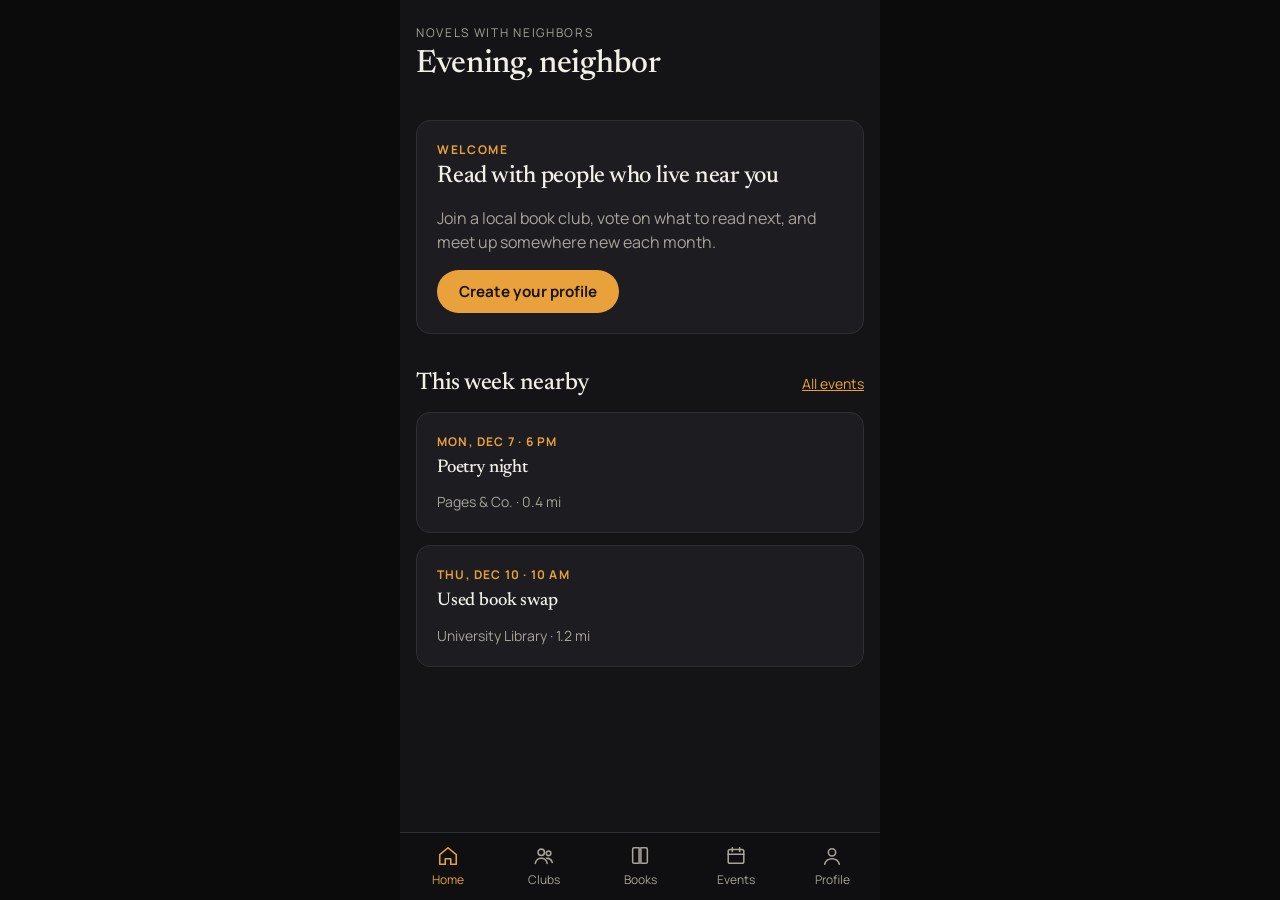
<file: index.html>
<!doctype html>
<html lang="en">
<head>
  <meta charset="utf-8">
  <meta name="viewport" content="width=device-width, initial-scale=1">
  <title>Novels with Neighbors</title>
  <link rel="preconnect" href="https://fonts.googleapis.com">
  <link rel="preconnect" href="https://fonts.gstatic.com" crossorigin>
  <link rel="stylesheet" href="https://fonts.googleapis.com/css2?family=Manrope:wght@400;600;700&family=Newsreader:opsz,wght@6..72,400;6..72,500&display=swap">
  <link rel="stylesheet" href="css/styles.css">
</head>
<body>
  <a class="skip-link" href="#main">Skip to content</a>
  <main id="main" class="wrap">
    <header class="page-header">
      <div>
        <p class="eyebrow">Novels with Neighbors</p>
        <h1 id="greeting">Welcome</h1>
      </div>
    </header>
    <div id="home"></div>
  </main>
  <script src="js/ui.js"></script>
  <script src="js/api.js"></script>
  <script src="data/fallback-books.js"></script>
  <script src="js/store.js"></script>
  <script src="js/recommend.js"></script>
  <script src="js/ballot.js"></script>
  <script src="js/home.js"></script>
</body>
</html>
</file>
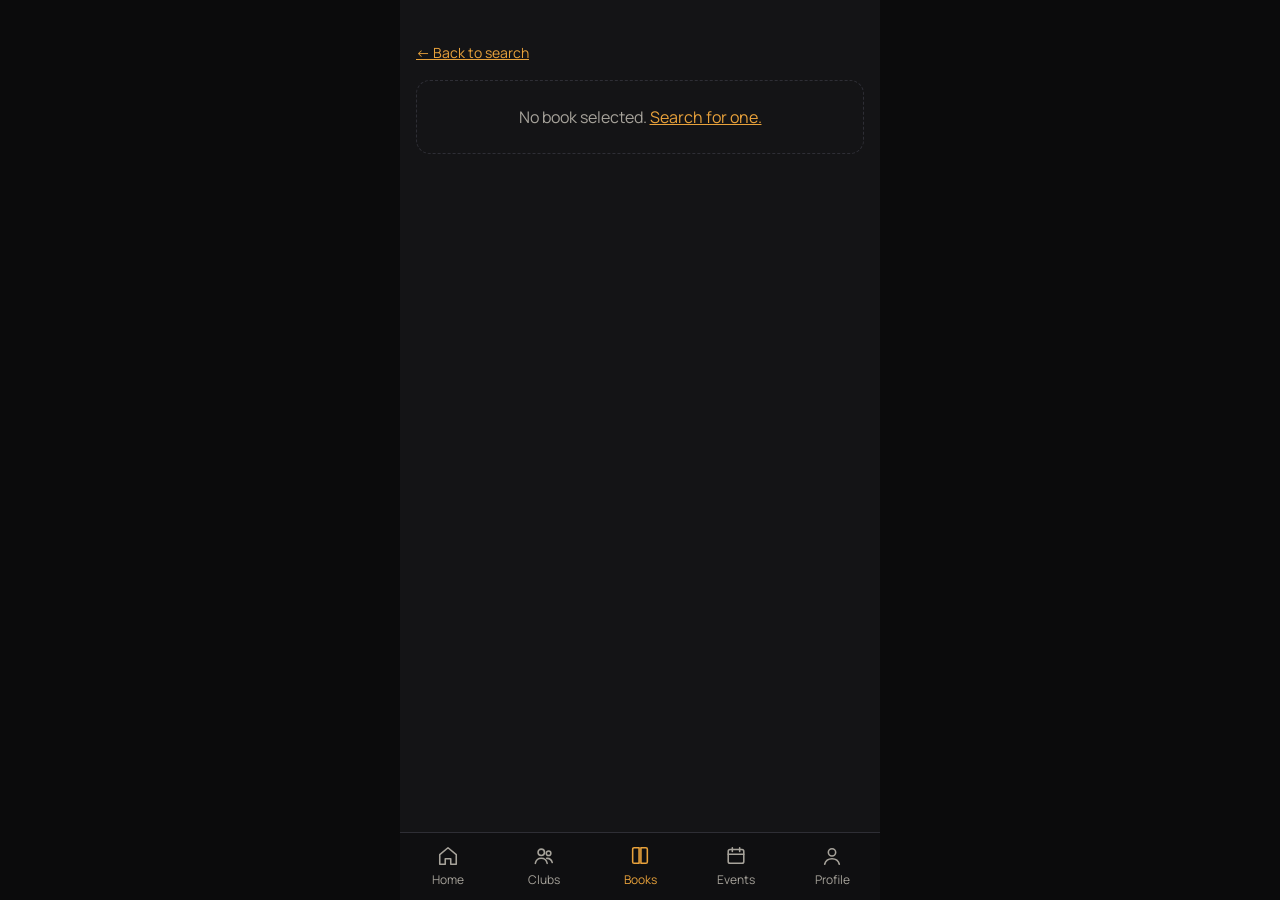
<file: book.html>
<!doctype html>
<html lang="en">
<head>
  <meta charset="utf-8">
  <meta name="viewport" content="width=device-width, initial-scale=1">
  <title>Book · Novels with Neighbors</title>
  <link rel="preconnect" href="https://fonts.googleapis.com">
  <link rel="preconnect" href="https://fonts.gstatic.com" crossorigin>
  <link rel="stylesheet" href="https://fonts.googleapis.com/css2?family=Manrope:wght@400;600;700&family=Newsreader:opsz,wght@6..72,400;6..72,500&display=swap">
  <link rel="stylesheet" href="css/styles.css">
</head>
<body>
  <a class="skip-link" href="#main">Skip to content</a>
  <main id="main" class="wrap">
    <p><a href="search.html" class="small" id="back-link">← Back to search</a></p>
    <div id="book" aria-live="polite"><p class="loading">Loading book…</p></div>

    <dialog id="read-dialog" aria-labelledby="read-title">
      <form id="read-form" method="dialog" novalidate>
        <h2 id="read-title">Mark as read</h2>
        <fieldset class="field" style="border:0;padding:0;margin:0 0 16px">
          <legend class="label-like">Your rating</legend>
          <div class="chips" id="rating-options"></div>
          <p id="rating-error" class="error-text"></p>
        </fieldset>
        <div class="field">
          <label for="review-text">Review (optional)</label>
          <textarea id="review-text" maxlength="500" placeholder="What did you think?"></textarea>
        </div>
        <div class="actions">
          <button class="btn" type="submit" value="save">Save</button>
          <button class="btn secondary" type="button" id="cancel-read">Cancel</button>
        </div>
      </form>
    </dialog>
  </main>
  <script src="js/ui.js"></script>
  <script src="js/api.js"></script>
  <script src="data/fallback-books.js"></script>
  <script src="js/store.js"></script>
  <script src="js/book.js"></script>
</body>
</html>
</file>
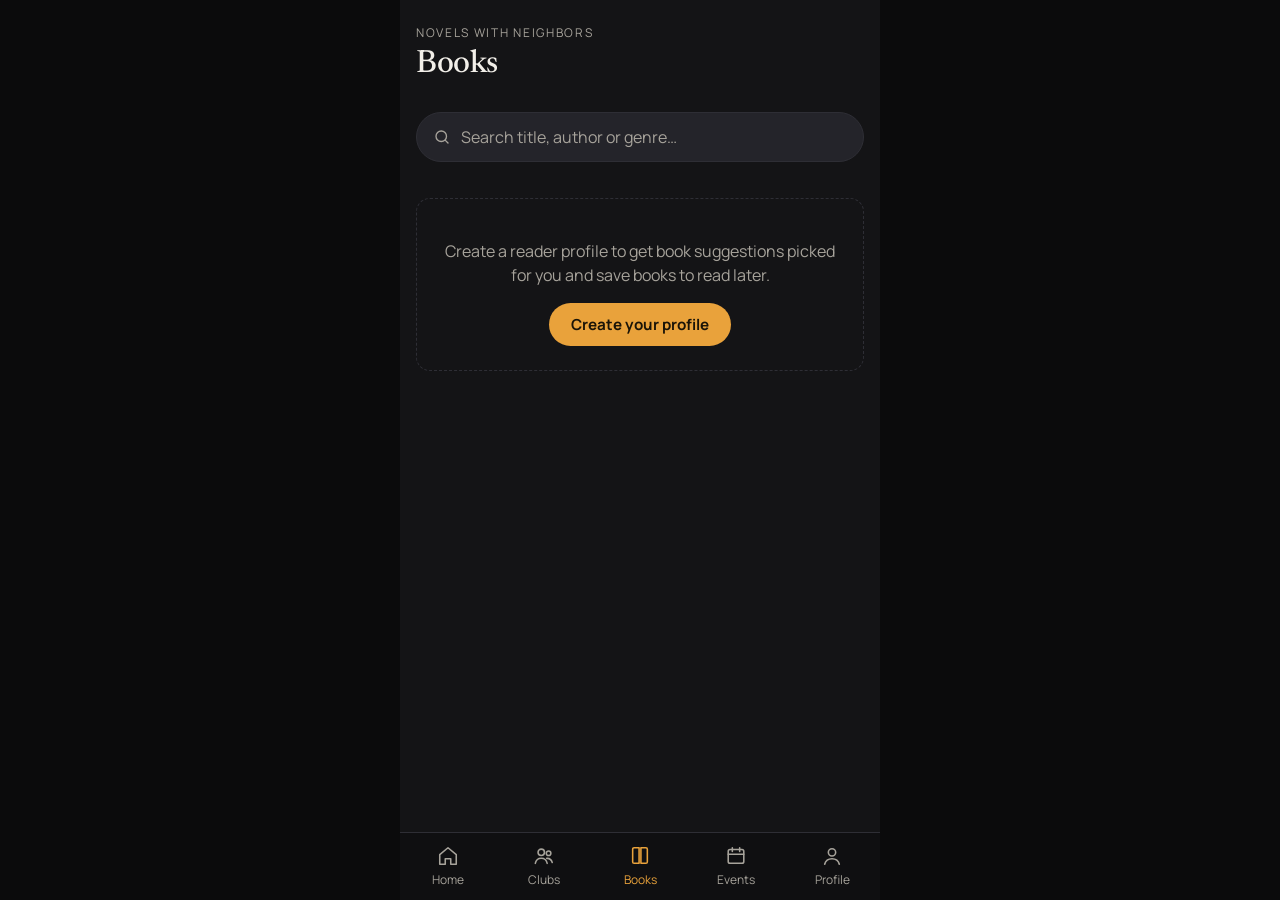
<file: books.html>
<!doctype html>
<html lang="en">
<head>
  <meta charset="utf-8">
  <meta name="viewport" content="width=device-width, initial-scale=1">
  <title>Books · Novels with Neighbors</title>
  <link rel="preconnect" href="https://fonts.googleapis.com">
  <link rel="preconnect" href="https://fonts.gstatic.com" crossorigin>
  <link rel="stylesheet" href="https://fonts.googleapis.com/css2?family=Manrope:wght@400;600;700&family=Newsreader:opsz,wght@6..72,400;6..72,500&display=swap">
  <link rel="stylesheet" href="css/styles.css">
</head>
<body>
  <a class="skip-link" href="#main">Skip to content</a>
  <main id="main" class="wrap">
    <header class="page-header">
      <div>
        <p class="eyebrow">Novels with Neighbors</p>
        <h1>Books</h1>
      </div>
    </header>

    <a class="search-entry" href="search.html">
      <svg viewBox="0 0 24 24" fill="none" stroke="currentColor" stroke-width="1.8" stroke-linecap="round" aria-hidden="true"><circle cx="11" cy="11" r="7"/><path d="m20 20-3.5-3.5"/></svg>
      <span>Search title, author or genre…</span>
    </a>

    <div id="books"></div>
  </main>
  <script src="js/ui.js"></script>
  <script src="js/api.js"></script>
  <script src="data/fallback-books.js"></script>
  <script src="js/store.js"></script>
  <script src="js/recommend.js"></script>
  <script src="js/books.js"></script>
</body>
</html>
</file>
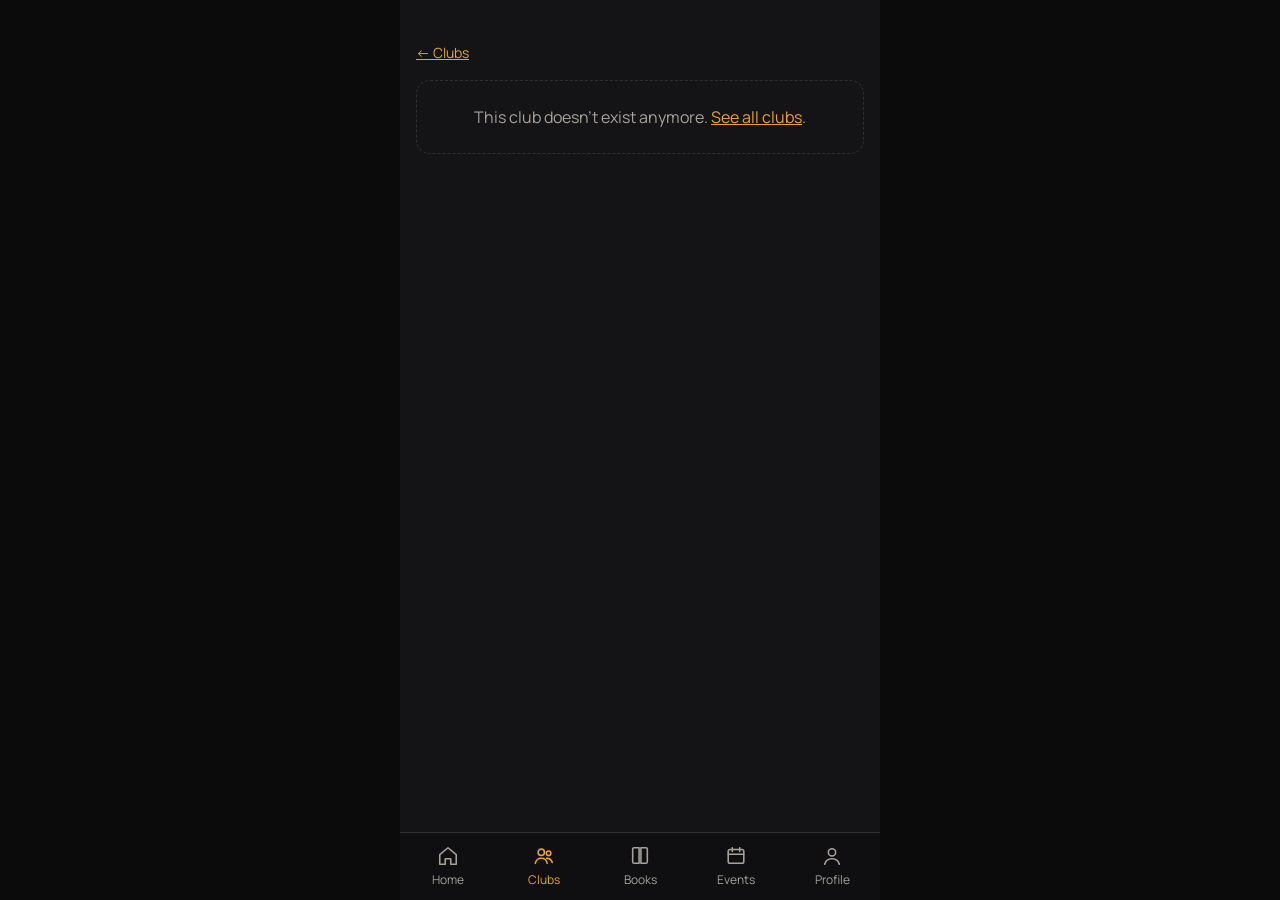
<file: club.html>
<!doctype html>
<html lang="en">
<head>
  <meta charset="utf-8">
  <meta name="viewport" content="width=device-width, initial-scale=1">
  <title>Club · Novels with Neighbors</title>
  <link rel="preconnect" href="https://fonts.googleapis.com">
  <link rel="preconnect" href="https://fonts.gstatic.com" crossorigin>
  <link rel="stylesheet" href="https://fonts.googleapis.com/css2?family=Manrope:wght@400;600;700&family=Newsreader:opsz,wght@6..72,400;6..72,500&display=swap">
  <link rel="stylesheet" href="css/styles.css">
</head>
<body>
  <a class="skip-link" href="#main">Skip to content</a>
  <main id="main" class="wrap">
    <p><a href="clubs.html" class="small">← Clubs</a></p>
    <div id="club"><p class="loading">Loading club…</p></div>
  </main>
  <script src="js/ui.js"></script>
  <script src="js/store.js"></script>
  <script src="js/ballot.js"></script>
  <script src="js/club.js"></script>
</body>
</html>
</file>
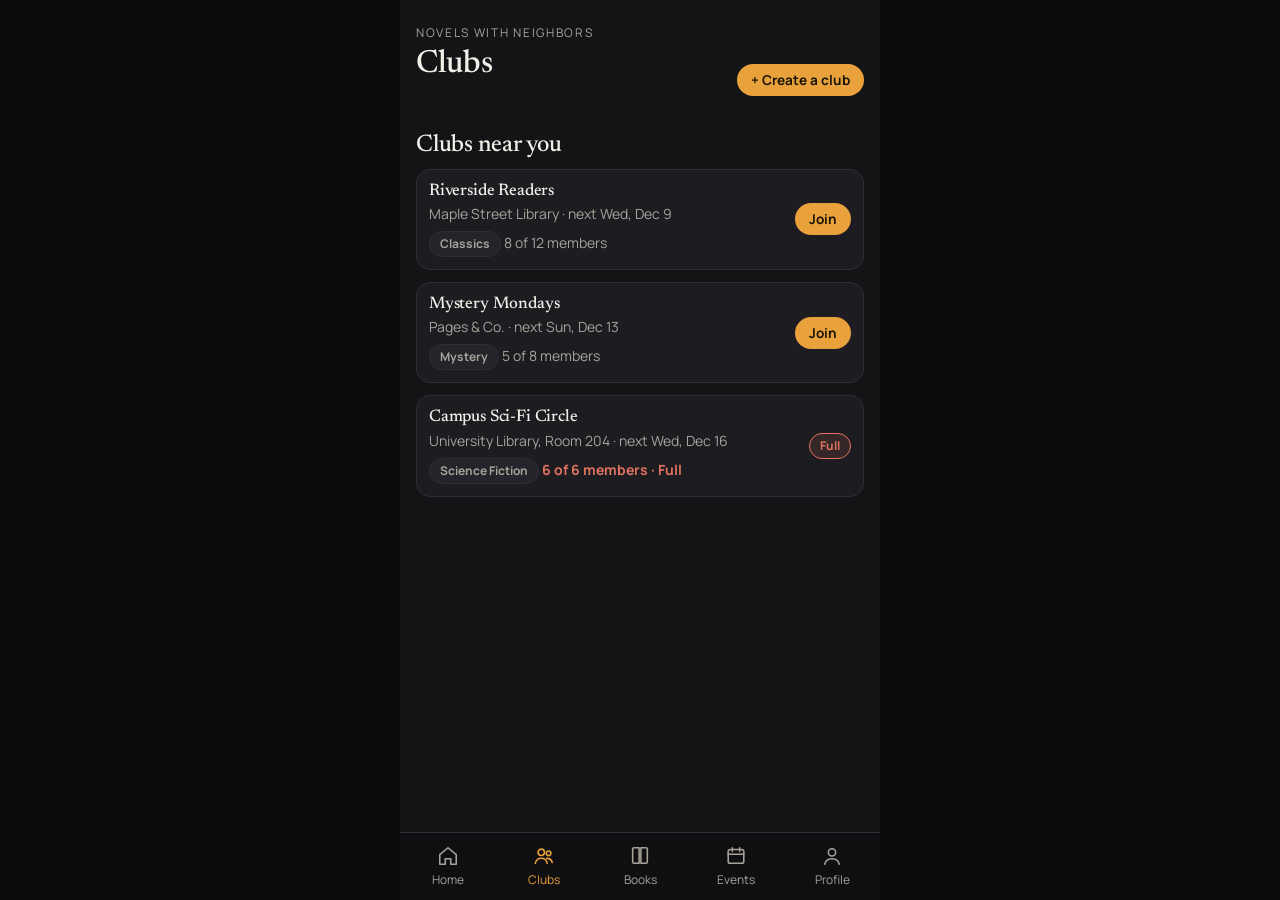
<file: clubs.html>
<!doctype html>
<html lang="en">
<head>
  <meta charset="utf-8">
  <meta name="viewport" content="width=device-width, initial-scale=1">
  <title>Clubs · Novels with Neighbors</title>
  <link rel="preconnect" href="https://fonts.googleapis.com">
  <link rel="preconnect" href="https://fonts.gstatic.com" crossorigin>
  <link rel="stylesheet" href="https://fonts.googleapis.com/css2?family=Manrope:wght@400;600;700&family=Newsreader:opsz,wght@6..72,400;6..72,500&display=swap">
  <link rel="stylesheet" href="css/styles.css">
</head>
<body>
  <a class="skip-link" href="#main">Skip to content</a>
  <main id="main" class="wrap">
    <header class="page-header">
      <div>
        <p class="eyebrow">Novels with Neighbors</p>
        <h1>Clubs</h1>
      </div>
      <button class="btn small" id="create-btn" type="button">+ Create a club</button>
    </header>
    <div id="clubs"></div>

    <dialog id="create-dialog" aria-labelledby="create-title">
      <form id="create-form" novalidate>
        <h2 id="create-title">Create a book club</h2>
        <div class="field">
          <label for="club-name">Club name</label>
          <input id="club-name" maxlength="40" required>
          <p class="error-text" id="club-name-error"></p>
        </div>
        <div class="field-row">
          <div class="field">
            <label for="club-genre">Genre</label>
            <select id="club-genre" required></select>
            <p class="error-text" id="club-genre-error"></p>
          </div>
          <div class="field">
            <label for="club-size">Max members</label>
            <input id="club-size" type="number" inputmode="numeric" min="3" max="30" value="10" required>
            <p class="error-text" id="club-size-error"></p>
          </div>
        </div>
        <div class="field">
          <label for="club-place">Where you'll meet</label>
          <input id="club-place" placeholder="e.g. Maple Street Library" required>
          <p class="error-text" id="club-place-error"></p>
        </div>
        <div class="field-row">
          <div class="field">
            <label for="club-date">First meeting</label>
            <input id="club-date" type="date" required>
            <p class="error-text" id="club-date-error"></p>
          </div>
          <div class="field">
            <label for="club-time">Time</label>
            <input id="club-time" type="time" value="19:00" required>
            <p class="error-text" id="club-time-error"></p>
          </div>
        </div>
        <div class="field">
          <label for="club-description">Short description <span class="muted">(optional)</span></label>
          <textarea id="club-description" maxlength="200"></textarea>
        </div>
        <div class="actions">
          <button class="btn" type="submit">Create club</button>
          <button class="btn secondary" type="button" id="cancel-create">Cancel</button>
        </div>
      </form>
    </dialog>
  </main>
  <script src="js/ui.js"></script>
  <script src="js/store.js"></script>
  <script src="js/clubs.js"></script>
</body>
</html>
</file>
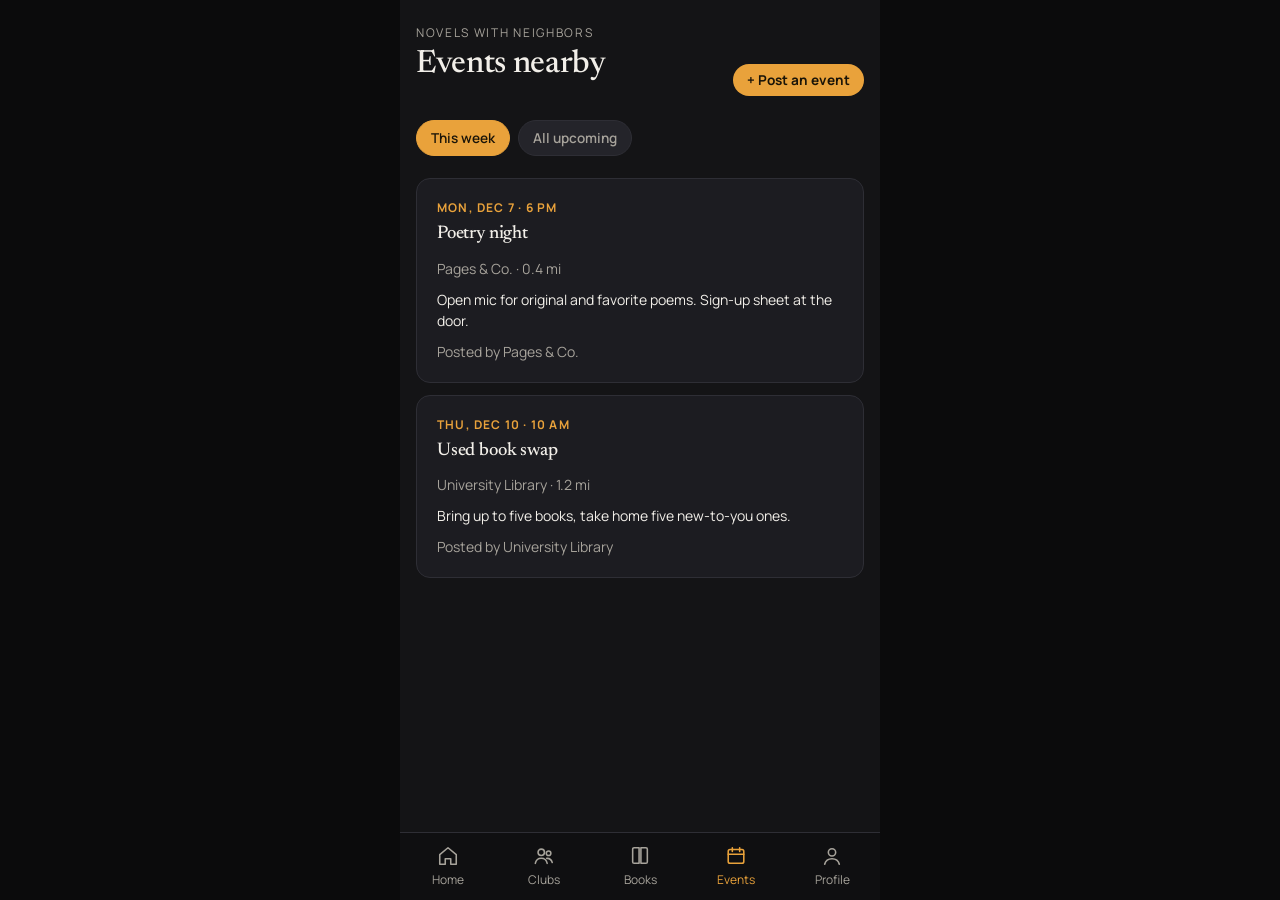
<file: events.html>
<!doctype html>
<html lang="en">
<head>
  <meta charset="utf-8">
  <meta name="viewport" content="width=device-width, initial-scale=1">
  <title>Events · Novels with Neighbors</title>
  <link rel="preconnect" href="https://fonts.googleapis.com">
  <link rel="preconnect" href="https://fonts.gstatic.com" crossorigin>
  <link rel="stylesheet" href="https://fonts.googleapis.com/css2?family=Manrope:wght@400;600;700&family=Newsreader:opsz,wght@6..72,400;6..72,500&display=swap">
  <link rel="stylesheet" href="css/styles.css">
</head>
<body>
  <a class="skip-link" href="#main">Skip to content</a>
  <main id="main" class="wrap">
    <header class="page-header">
      <div>
        <p class="eyebrow">Novels with Neighbors</p>
        <h1>Events nearby</h1>
      </div>
      <button class="btn small" id="post-btn" type="button">+ Post an event</button>
    </header>
    <div class="chips" role="group" aria-label="Show events">
      <label class="chip"><input type="radio" name="range" value="week" checked><span>This week</span></label>
      <label class="chip"><input type="radio" name="range" value="all"><span>All upcoming</span></label>
    </div>
    <div id="events" class="list" style="margin-top:16px"></div>

    <dialog id="post-dialog" aria-labelledby="post-title">
      <form id="post-form" novalidate>
        <h2 id="post-title">Post an event</h2>
        <div class="field">
          <label for="event-title">Event name</label>
          <input id="event-title" maxlength="60" required>
          <p class="error-text" id="event-title-error"></p>
        </div>
        <div class="field-row">
          <div class="field">
            <label for="event-date">Date</label>
            <input id="event-date" type="date" required>
            <p class="error-text" id="event-date-error"></p>
          </div>
          <div class="field">
            <label for="event-time">Time</label>
            <input id="event-time" type="time" required>
            <p class="error-text" id="event-time-error"></p>
          </div>
        </div>
        <div class="field">
          <label for="event-place">Location</label>
          <input id="event-place" required>
          <p class="error-text" id="event-place-error"></p>
        </div>
        <div class="field">
          <label for="event-description">Details <span class="muted">(optional)</span></label>
          <textarea id="event-description" maxlength="300"></textarea>
        </div>
        <div class="actions">
          <button class="btn" type="submit">Post event</button>
          <button class="btn secondary" type="button" id="cancel-post">Cancel</button>
        </div>
      </form>
    </dialog>
  </main>
  <script src="js/ui.js"></script>
  <script src="js/store.js"></script>
  <script src="js/events.js"></script>
</body>
</html>
</file>
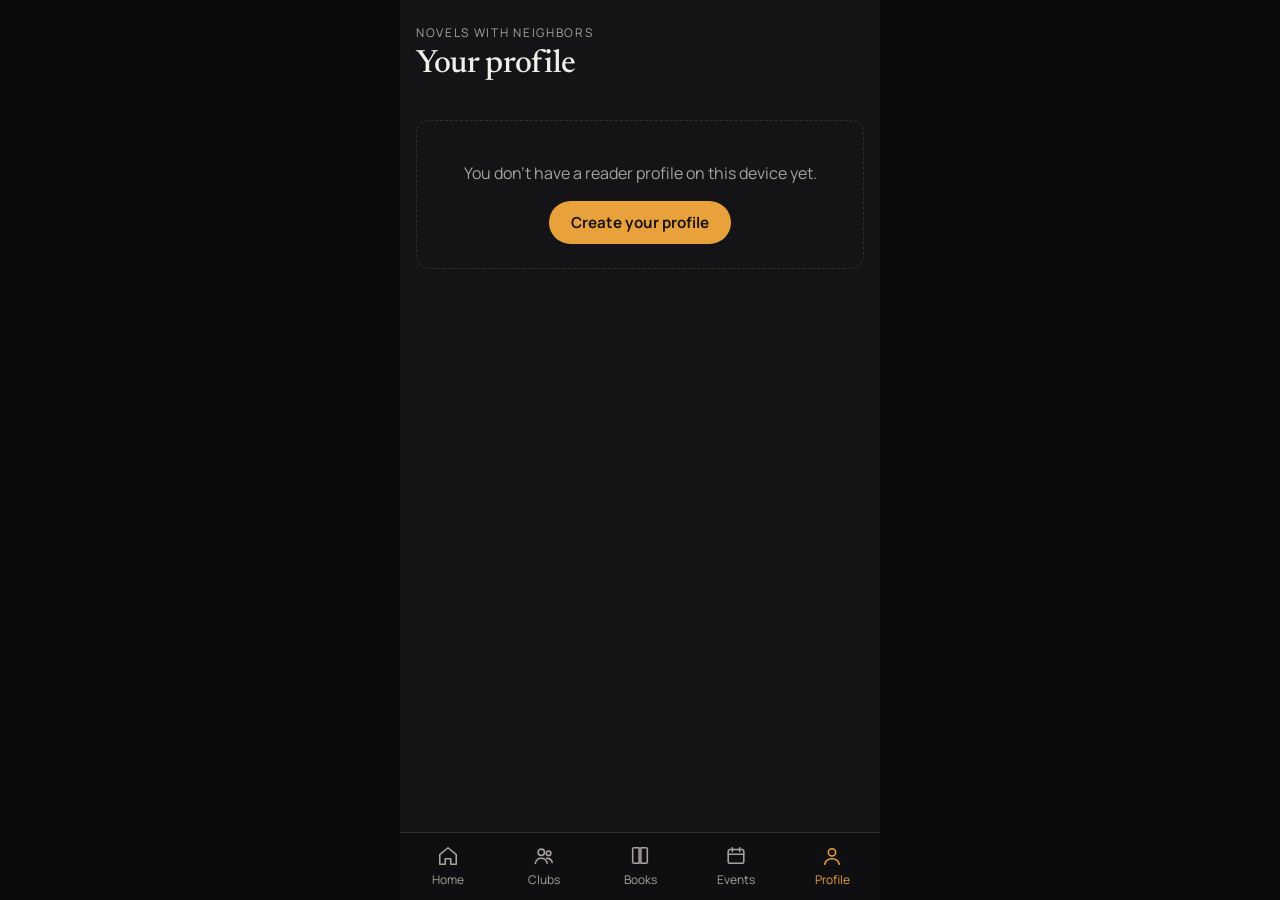
<file: profile.html>
<!doctype html>
<html lang="en">
<head>
  <meta charset="utf-8">
  <meta name="viewport" content="width=device-width, initial-scale=1">
  <title>Profile · Novels with Neighbors</title>
  <link rel="preconnect" href="https://fonts.googleapis.com">
  <link rel="preconnect" href="https://fonts.gstatic.com" crossorigin>
  <link rel="stylesheet" href="https://fonts.googleapis.com/css2?family=Manrope:wght@400;600;700&family=Newsreader:opsz,wght@6..72,400;6..72,500&display=swap">
  <link rel="stylesheet" href="css/styles.css">
</head>
<body>
  <a class="skip-link" href="#main">Skip to content</a>
  <main id="main" class="wrap">
    <header class="page-header">
      <div>
        <p class="eyebrow">Novels with Neighbors</p>
        <h1 id="profile-name">Your profile</h1>
      </div>
    </header>
    <div id="profile"></div>
  </main>
  <script src="js/ui.js"></script>
  <script src="js/store.js"></script>
  <script src="js/profile.js"></script>
</body>
</html>
</file>
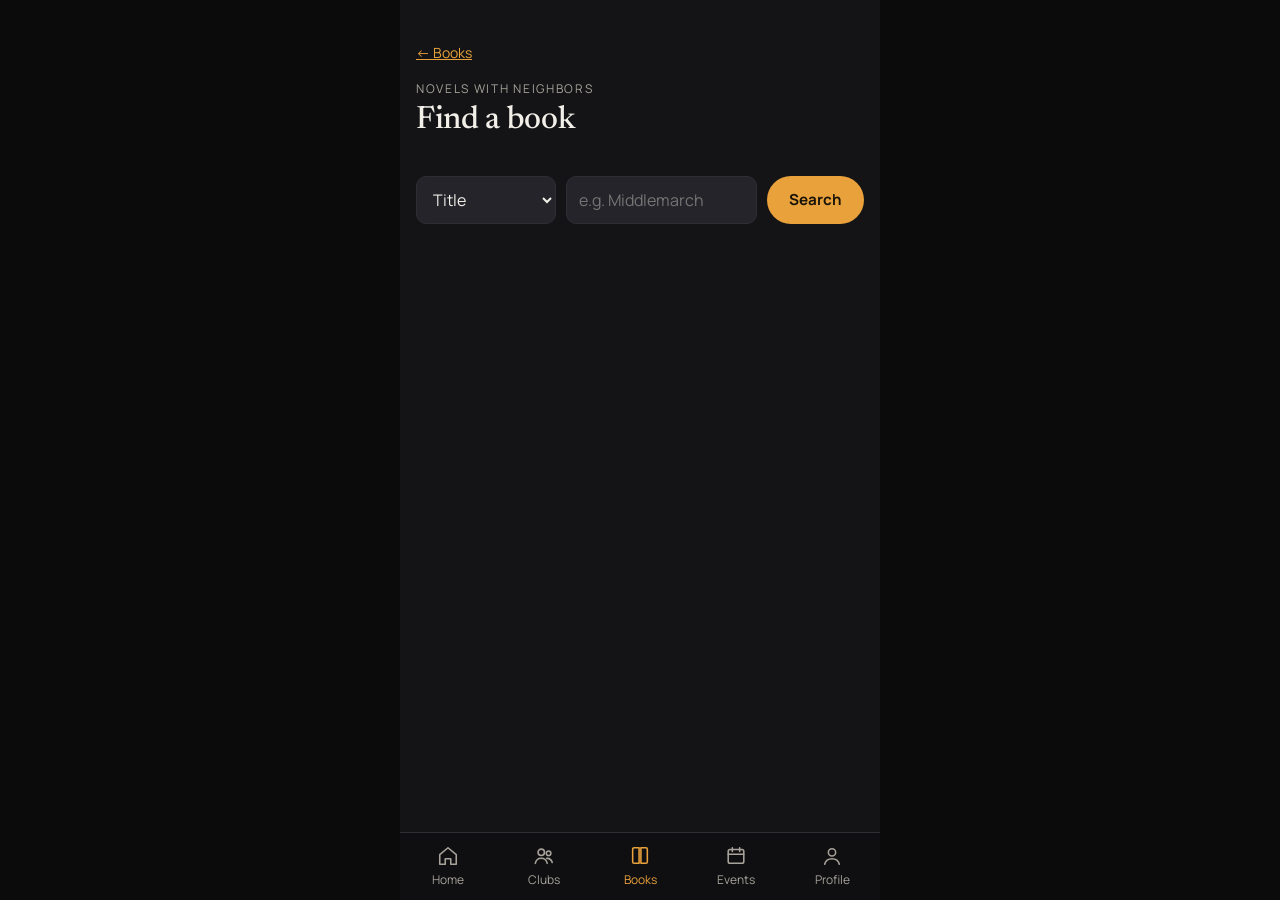
<file: search.html>
<!doctype html>
<html lang="en">
<head>
  <meta charset="utf-8">
  <meta name="viewport" content="width=device-width, initial-scale=1">
  <title>Search · Novels with Neighbors</title>
  <link rel="preconnect" href="https://fonts.googleapis.com">
  <link rel="preconnect" href="https://fonts.gstatic.com" crossorigin>
  <link rel="stylesheet" href="https://fonts.googleapis.com/css2?family=Manrope:wght@400;600;700&family=Newsreader:opsz,wght@6..72,400;6..72,500&display=swap">
  <link rel="stylesheet" href="css/styles.css">
</head>
<body>
  <a class="skip-link" href="#main">Skip to content</a>
  <main id="main" class="wrap">
    <p><a href="books.html" class="small">← Books</a></p>
    <header class="page-header">
      <div>
        <p class="eyebrow">Novels with Neighbors</p>
        <h1>Find a book</h1>
      </div>
    </header>

    <form id="search-form" class="search-bar" role="search" novalidate>
      <label class="visually-hidden" for="field">Search by</label>
      <select id="field" name="field">
        <option value="title">Title</option>
        <option value="author">Author</option>
        <option value="genre">Genre</option>
        <option value="keyword">Keyword</option>
      </select>
      <label class="visually-hidden" for="query">Search for</label>
      <input id="query" name="query" type="search" placeholder="e.g. Middlemarch" autocomplete="off">
      <button class="btn" type="submit">Search</button>
    </form>
    <p id="search-error" class="error-text" role="alert"></p>

    <div id="search-status" class="search-status" aria-live="polite"></div>
    <div id="results" class="list"></div>
  </main>
  <script src="js/ui.js"></script>
  <script src="js/api.js"></script>
  <script src="data/fallback-books.js"></script>
  <script src="js/store.js"></script>
  <script src="js/search.js"></script>
</body>
</html>
</file>
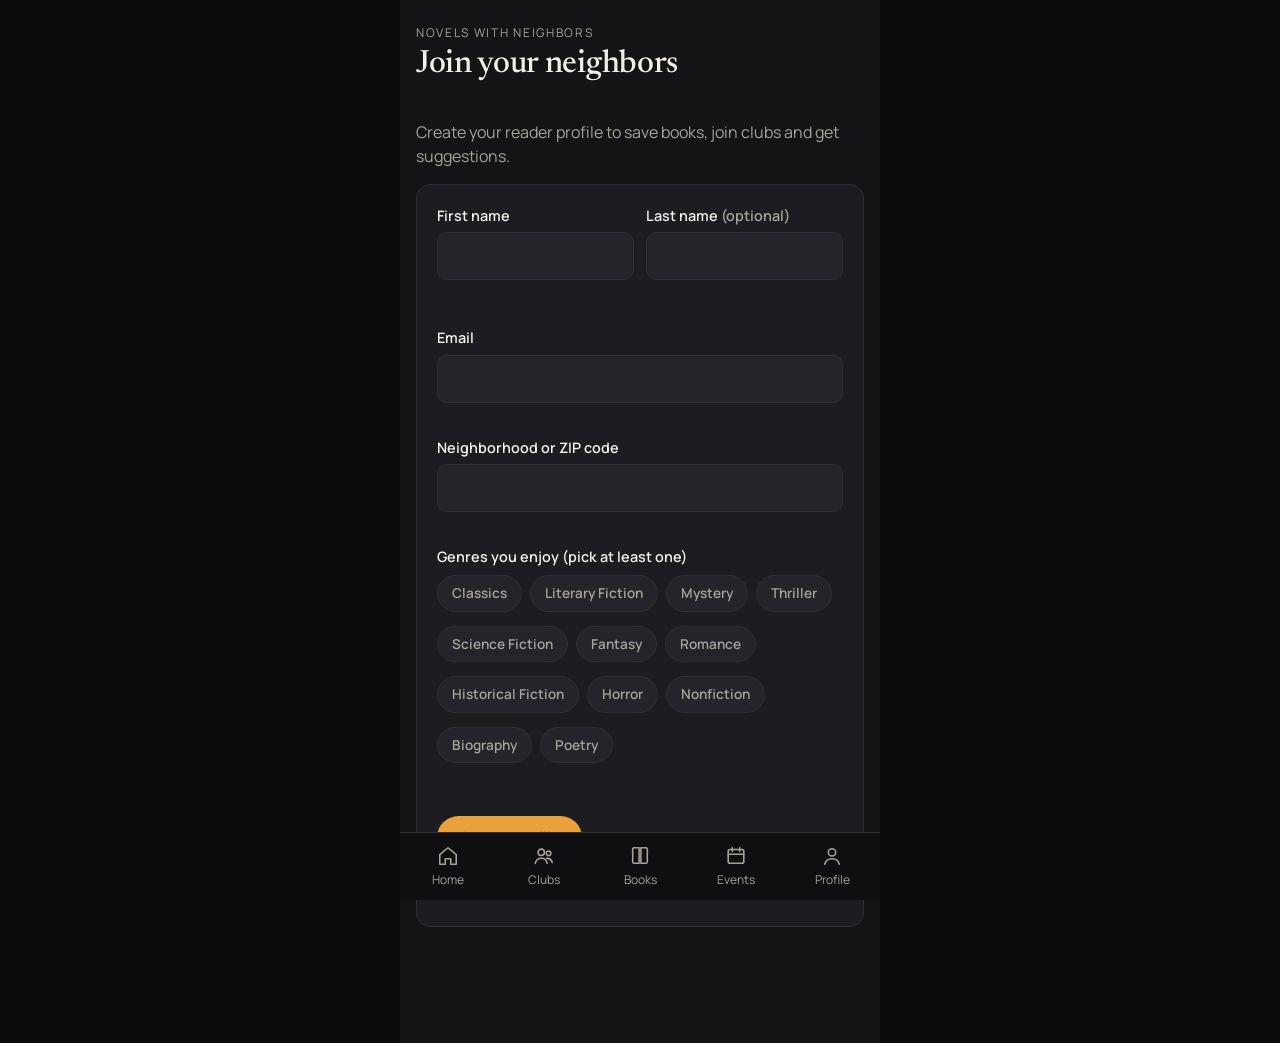
<file: signup.html>
<!doctype html>
<html lang="en">
<head>
  <meta charset="utf-8">
  <meta name="viewport" content="width=device-width, initial-scale=1">
  <title>Sign up · Novels with Neighbors</title>
  <link rel="preconnect" href="https://fonts.googleapis.com">
  <link rel="preconnect" href="https://fonts.gstatic.com" crossorigin>
  <link rel="stylesheet" href="https://fonts.googleapis.com/css2?family=Manrope:wght@400;600;700&family=Newsreader:opsz,wght@6..72,400;6..72,500&display=swap">
  <link rel="stylesheet" href="css/styles.css">
</head>
<body>
  <a class="skip-link" href="#main">Skip to content</a>
  <main id="main" class="wrap">
    <header class="page-header">
      <div>
        <p class="eyebrow">Novels with Neighbors</p>
        <h1>Join your neighbors</h1>
      </div>
    </header>
    <p class="muted">Create your reader profile to save books, join clubs and get suggestions.</p>

    <form id="signup-form" class="card" novalidate>
      <div class="field-row">
        <div class="field">
          <label for="name">First name</label>
          <input id="name" name="name" autocomplete="given-name" required>
          <p class="error-text" id="name-error"></p>
        </div>
        <div class="field">
          <label for="lastName">Last name <span class="muted">(optional)</span></label>
          <input id="lastName" name="lastName" autocomplete="family-name">
        </div>
      </div>
      <div class="field">
        <label for="email">Email</label>
        <input id="email" name="email" type="email" autocomplete="email" required>
        <p class="error-text" id="email-error"></p>
      </div>
      <div class="field">
        <label for="neighborhood">Neighborhood or ZIP code</label>
        <input id="neighborhood" name="neighborhood" autocomplete="postal-code" required>
        <p class="error-text" id="neighborhood-error"></p>
      </div>
      <fieldset class="field" style="border:0;padding:0;margin:0 0 16px">
        <legend class="label-like">Genres you enjoy (pick at least one)</legend>
        <div class="chips" id="genre-options"></div>
        <p class="error-text" id="genres-error"></p>
      </fieldset>
      <button class="btn" type="submit">Create profile</button>
      <p class="small muted" style="margin-top:12px">Prototype note: your profile is saved on this device only.</p>
    </form>
  </main>
  <script src="js/ui.js"></script>
  <script src="js/store.js"></script>
  <script src="js/signup.js"></script>
</body>
</html>
</file>
<file: css/styles.css>
/* ==========================================================================
   Novels with Neighbors — shared stylesheet
   Look & feel: "Dark, warm" direction (team look-and-feel PDF, page 1)
   ========================================================================== */

:root {
  /* Colors */
  --bg: #141416;
  --surface: #1c1c21;
  --surface-2: #24242a;
  --border: #2e2e35;
  --text: #f2efe9;
  --muted: #a7a39b;
  --amber: #e9a23b;
  --amber-dark: #c9851f;
  --danger: #e2735f;
  --danger-bg: rgba(226, 115, 95, 0.12);
  --success: #7fbf8e;

  /* Book-cover tile palette (assigned per title so a book always gets the same color) */
  --cover-1: #2f4a3a;
  --cover-2: #3e2b50;
  --cover-3: #5a2b25;
  --cover-4: #20304b;
  --cover-5: #4a3b1e;
  --cover-6: #1f3c3c;

  /* Type */
  --serif: "Newsreader", Georgia, "Times New Roman", serif;
  --sans: "Manrope", system-ui, -apple-system, "Segoe UI", sans-serif;

  --radius: 14px;
  --nav-h: 68px;
  --app-w: 480px;
  color-scheme: dark; /* single, deliberately dark theme */
}

* { box-sizing: border-box; }

html { -webkit-text-size-adjust: 100%; }

/* Mobile-only app: on larger screens the app shows as a phone-width column */
html { background: #0b0b0c; }

body {
  margin: 0 auto;
  max-width: var(--app-w);
  min-height: 100vh;
  background: var(--bg);
  color: var(--text);
  font-family: var(--sans);
  font-size: 16px;
  line-height: 1.5;
  padding-bottom: calc(var(--nav-h) + 24px); /* room for the bottom nav on phones */
}

a { color: var(--amber); }
img { max-width: 100%; display: block; }

h1, h2, h3 {
  font-family: var(--serif);
  font-weight: 500;
  letter-spacing: -0.01em;
  margin: 0 0 0.4em;
  line-height: 1.15;
}
h1 { font-size: 2rem; }
h2 { font-size: 1.5rem; }
h3 { font-size: 1.15rem; }

.wrap {
  margin: 0 auto;
  padding: 24px 16px;
}

.eyebrow {
  font-size: 0.75rem;
  letter-spacing: 0.14em;
  text-transform: uppercase;
  color: var(--muted);
  margin: 0 0 4px;
}
.eyebrow.amber { color: var(--amber); font-weight: 700; }
.muted { color: var(--muted); }
.small { font-size: 0.875rem; }

.skip-link {
  position: absolute; left: -999px; top: 8px;
  background: var(--amber); color: #1a1408; padding: 8px 12px; border-radius: 8px; z-index: 100;
}
.skip-link:focus { left: 8px; }

:focus-visible { outline: 3px solid var(--amber); outline-offset: 2px; }

/* ---------- Header + navigation ---------- */

.page-header {
  display: flex;
  justify-content: space-between;
  align-items: flex-end;
  gap: 12px;
  margin-bottom: 24px;
}

.site-nav {
  position: fixed;
  bottom: 0;
  left: 50%;
  transform: translateX(-50%);
  width: min(100%, var(--app-w));
  height: calc(var(--nav-h) + env(safe-area-inset-bottom, 0px));
  padding-bottom: env(safe-area-inset-bottom, 0px);
  background: #0f0f11;
  border-top: 1px solid var(--border);
  z-index: 50;
}
.site-nav ul {
  list-style: none;
  margin: 0 auto;
  padding: 0;
  height: 100%;
  display: grid;
  grid-template-columns: repeat(5, 1fr);
}
.site-nav a {
  height: 100%;
  display: flex;
  flex-direction: column;
  align-items: center;
  justify-content: center;
  gap: 4px;
  color: var(--muted);
  text-decoration: none;
  font-size: 0.75rem;
}
.site-nav a[aria-current="page"] { color: var(--amber); }
.site-nav svg { width: 22px; height: 22px; }


/* ---------- Buttons + forms ---------- */

.btn {
  display: inline-flex;
  align-items: center;
  justify-content: center;
  gap: 6px;
  border: 0;
  border-radius: 999px;
  padding: 11px 22px;
  font: 700 0.95rem var(--sans);
  cursor: pointer;
  text-decoration: none;
  background: var(--amber);
  color: #1a1408;
}
.btn:hover { background: var(--amber-dark); }
.btn:disabled { opacity: 0.45; cursor: not-allowed; }
.btn.secondary { background: var(--surface-2); color: var(--text); border: 1px solid var(--border); }
.btn.secondary:hover { background: var(--border); }
.btn.small { padding: 7px 14px; font-size: 0.85rem; }
.btn.danger { background: transparent; color: var(--danger); border: 1px solid var(--danger); }

label { display: block; font-weight: 600; font-size: 0.9rem; margin-bottom: 6px; }
input, select, textarea {
  width: 100%;
  background: var(--surface-2);
  border: 1px solid var(--border);
  color: var(--text);
  border-radius: 10px;
  padding: 11px 12px;
  font: inherit;
}
input:focus, select:focus, textarea:focus { border-color: var(--amber); outline: none; }
textarea { min-height: 90px; resize: vertical; }

.field { margin-bottom: 16px; }
.field-row { display: grid; gap: 12px; grid-template-columns: 1fr 1fr; }
@media (max-width: 520px) { .field-row { grid-template-columns: 1fr; } }

.error-text { color: var(--danger); font-size: 0.85rem; margin-top: 4px; min-height: 1em; }

.chips { display: flex; flex-wrap: wrap; gap: 8px; }
.chip input { position: absolute; opacity: 0; width: 1px; height: 1px; }
.chip span {
  display: inline-block;
  padding: 7px 14px;
  border-radius: 999px;
  border: 1px solid var(--border);
  background: var(--surface-2);
  color: var(--muted);
  font-weight: 600;
  font-size: 0.85rem;
  cursor: pointer;
}
.chip input:checked + span { background: var(--amber); border-color: var(--amber); color: #1a1408; }
.chip input:focus-visible + span { outline: 3px solid var(--amber); outline-offset: 2px; }

/* ---------- Cards + sections ---------- */

.card {
  background: var(--surface);
  border: 1px solid var(--border);
  border-radius: var(--radius);
  padding: 20px;
}
.section { margin: 36px 0; }
.section-head {
  display: flex;
  justify-content: space-between;
  align-items: baseline;
  gap: 12px;
  margin-bottom: 14px;
}
.section-head h2 { margin: 0; }

.empty {
  border: 1px dashed var(--border);
  border-radius: var(--radius);
  padding: 24px;
  text-align: center;
  color: var(--muted);
}

/* ---------- Book cover tiles ---------- */

.cover {
  position: relative;
  aspect-ratio: 2 / 3;
  border-radius: 8px;
  padding: 12px;
  display: flex;
  flex-direction: column;
  justify-content: space-between;
  overflow: hidden;
  color: var(--text);
  box-shadow: 0 6px 18px rgba(0, 0, 0, 0.35);
  border: 1px solid rgba(255, 255, 255, 0.06);
  container-type: inline-size; /* lets the title size itself to the tile width */
}
.cover .cover-title { font-family: var(--serif); font-size: clamp(0.6rem, 17cqi, 1.6rem); line-height: 1.1; hyphens: auto; overflow-wrap: break-word; }
.cover .cover-author { font-size: 0.65rem; letter-spacing: 0.1em; text-transform: uppercase; opacity: 0.85; }
.cover img { position: absolute; inset: 0; width: 100%; height: 100%; object-fit: cover; }
.cover.c1 { background: var(--cover-1); } .cover.c2 { background: var(--cover-2); }
.cover.c3 { background: var(--cover-3); } .cover.c4 { background: var(--cover-4); }
.cover.c5 { background: var(--cover-5); } .cover.c6 { background: var(--cover-6); }

.shelf {
  display: grid;
  grid-auto-flow: column;
  grid-auto-columns: minmax(130px, 150px);
  gap: 14px;
  overflow-x: auto;
  padding-bottom: 8px;
  scroll-snap-type: x mandatory;
}
.shelf > * { scroll-snap-align: start; }
.shelf-item { text-decoration: none; color: inherit; }
.shelf-item .meta { margin-top: 8px; font-size: 0.85rem; }
.shelf-item .meta .why { color: var(--amber); font-size: 0.75rem; }

/* ---------- Home hero ---------- */

.hero {
  display: grid;
  grid-template-columns: 120px 1fr;
  gap: 20px;
  align-items: center;
}
.hero h2 { font-size: 1.9rem; margin-bottom: 6px; }

/* ---------- Ballot ---------- */

.ballot { display: grid; grid-template-columns: repeat(3, minmax(0, 150px)); gap: 12px; }
.ballot-option {
  background: none; border: 0; padding: 0; text-align: left; cursor: pointer; color: inherit; font: inherit;
}
.ballot-option .cover { border: 2px solid transparent; }
.ballot-option[aria-pressed="true"] .cover { border-color: var(--amber); }
.ballot-option:disabled { cursor: default; }
.vote-bar { height: 6px; border-radius: 3px; background: var(--surface-2); margin-top: 8px; overflow: hidden; }
.vote-bar > span { display: block; height: 100%; background: var(--amber); }
.your-vote { color: var(--amber); font-weight: 700; font-size: 0.75rem; letter-spacing: 0.08em; text-transform: uppercase; }

/* ---------- Lists (search results, events, clubs) ---------- */

.list { display: grid; gap: 12px; }
.row {
  display: grid;
  grid-template-columns: 64px 1fr auto;
  gap: 14px;
  align-items: center;
  background: var(--surface);
  border: 1px solid var(--border);
  border-radius: var(--radius);
  padding: 12px;
  color: inherit;
  text-decoration: none;
}
.row:hover { border-color: #45454e; }
.row .cover { padding: 6px; border-radius: 5px; align-items: center; justify-content: center; }
/* Small tiles in lists are too narrow for a title, so they show the first letter instead */
.row .cover .cover-title, .row .cover .cover-author { display: none; }
.row .cover::after { content: attr(data-initial); font-family: var(--serif); font-size: 1.6rem; opacity: 0.9; }
.row h3 { margin: 0; font-size: 1.05rem; }

.grid-cards { display: grid; gap: 14px; grid-template-columns: repeat(auto-fill, minmax(260px, 1fr)); }

.event-card { display: flex; flex-direction: column; gap: 6px; }
.event-date { color: var(--amber); font-weight: 700; font-size: 0.75rem; letter-spacing: 0.1em; text-transform: uppercase; }

.pill {
  display: inline-block;
  font-size: 0.75rem;
  font-weight: 700;
  padding: 3px 10px;
  border-radius: 999px;
  background: var(--surface-2);
  border: 1px solid var(--border);
  color: var(--muted);
}
.pill.ok { color: var(--success); border-color: rgba(127, 191, 142, 0.4); }
.pill.warn { color: var(--amber); border-color: rgba(233, 162, 59, 0.4); }

/* ---------- Search ---------- */

.search-bar { display: grid; grid-template-columns: 140px 1fr auto; gap: 10px; }
@media (max-width: 600px) { .search-bar { grid-template-columns: 1fr; } }
.search-status { margin: 16px 0; display: flex; flex-wrap: wrap; gap: 8px; align-items: center; }

/* ---------- Book detail ---------- */

.book-detail { display: grid; gap: 24px; grid-template-columns: 1fr; }
.book-detail .cover .cover-title { font-size: 1.6rem; }
.actions { display: flex; flex-wrap: wrap; gap: 10px; margin: 18px 0; }
.review { border-top: 1px solid var(--border); padding: 14px 0; }
.stars { color: var(--amber); letter-spacing: 0.05em; }

/* ---------- Dialog ---------- */

dialog {
  background: var(--surface);
  color: var(--text);
  border: 1px solid var(--border);
  border-radius: var(--radius);
  padding: 24px;
  width: min(460px, calc(100vw - 32px));
}
dialog::backdrop { background: rgba(0, 0, 0, 0.6); }

/* ---------- Toast ---------- */

.toast {
  position: fixed;
  left: 50%;
  bottom: calc(var(--nav-h) + 16px);
  transform: translateX(-50%);
  background: var(--text);
  color: var(--bg);
  padding: 10px 18px;
  border-radius: 999px;
  font-weight: 700;
  font-size: 0.9rem;
  z-index: 60;
  max-width: calc(100vw - 32px);
}

.loading { color: var(--muted); padding: 20px 0; }

/* ---------- Prototype 2 additions ---------- */

.visually-hidden {
  position: absolute; width: 1px; height: 1px; padding: 0; margin: -1px;
  overflow: hidden; clip: rect(0 0 0 0); white-space: nowrap; border: 0;
}
.label-like { font-weight: 600; font-size: 0.9rem; margin-bottom: 8px; padding: 0; }

.book-detail .cover { width: 170px; margin: 0 auto; }
.book-detail h1 { margin-top: 4px; }
.tags { display: flex; flex-wrap: wrap; gap: 6px; margin: 12px 0; }
.description { white-space: pre-line; }
.row-actions { display: flex; flex-direction: column; gap: 6px; align-items: flex-end; }
.count { font-weight: 700; color: var(--amber); }
.profile-meta { display: grid; gap: 4px; }
.link-button { background: none; border: 0; color: var(--amber); font: inherit; font-weight: 700; cursor: pointer; padding: 4px 0; }

/* ---------- Books tab ---------- */

.search-entry {
  display: flex; align-items: center; gap: 10px;
  background: var(--surface-2); border: 1px solid var(--border); border-radius: 999px;
  padding: 12px 16px; color: var(--muted); text-decoration: none; margin: -8px 0 8px;
}
.search-entry svg { width: 18px; height: 18px; flex: none; }
.search-entry:hover { border-color: var(--amber); }
.shelf-small { grid-auto-columns: 104px; }
.shelf-item .link-button { font-size: 0.8rem; }
.suggest-head p { margin: 2px 0 0; }
.shelf-item a { text-decoration: none; color: inherit; display: block; }

/* ---------- Prototype 3: clubs, events ---------- */

.club-row { grid-template-columns: 1fr auto; }
.facts { display: grid; grid-template-columns: repeat(3, minmax(0, 1fr)); gap: 12px; margin-top: 16px; }
.facts p { margin: 0; }
.facts .eyebrow { margin-bottom: 4px; }
.nominate { margin: 0 0 18px; }
.nominate-row { display: grid; grid-template-columns: 1fr auto; gap: 8px; }
.page-header .btn { flex: none; }
#close-area { align-items: center; }

/* ---------- Review round: full clubs, tappable messages, scrollbars ---------- */

/* Full clubs stand out in red everywhere */
.pill.full { color: var(--danger); background: var(--danger-bg); border-color: var(--danger); }
.full-text { color: var(--danger); font-weight: 700; }

/* Tappable message: goes to the related page */
.toast-link {
  display: flex; align-items: center; gap: 12px;
  text-decoration: none; border-radius: 14px; padding: 12px 16px;
  width: max-content;
}
.toast-link .toast-action { color: var(--amber-dark); white-space: nowrap; }
.toast-link:hover .toast-action { text-decoration: underline; }

/* Thin scrollbars in the app's colors (shelves and the page) */
* { scrollbar-width: thin; scrollbar-color: #3a3a42 transparent; }
.shelf { scrollbar-color: var(--amber) var(--surface-2); padding-bottom: 12px; }
::-webkit-scrollbar { width: 6px; height: 4px; }
::-webkit-scrollbar-track { background: transparent; }
::-webkit-scrollbar-thumb { background: #3a3a42; border-radius: 999px; }
.shelf::-webkit-scrollbar-track { background: var(--surface-2); border-radius: 999px; }
.shelf::-webkit-scrollbar-thumb { background: var(--amber); border-radius: 999px; }
.toast-danger { background: var(--danger); color: #1a0d0a; }
</file>
